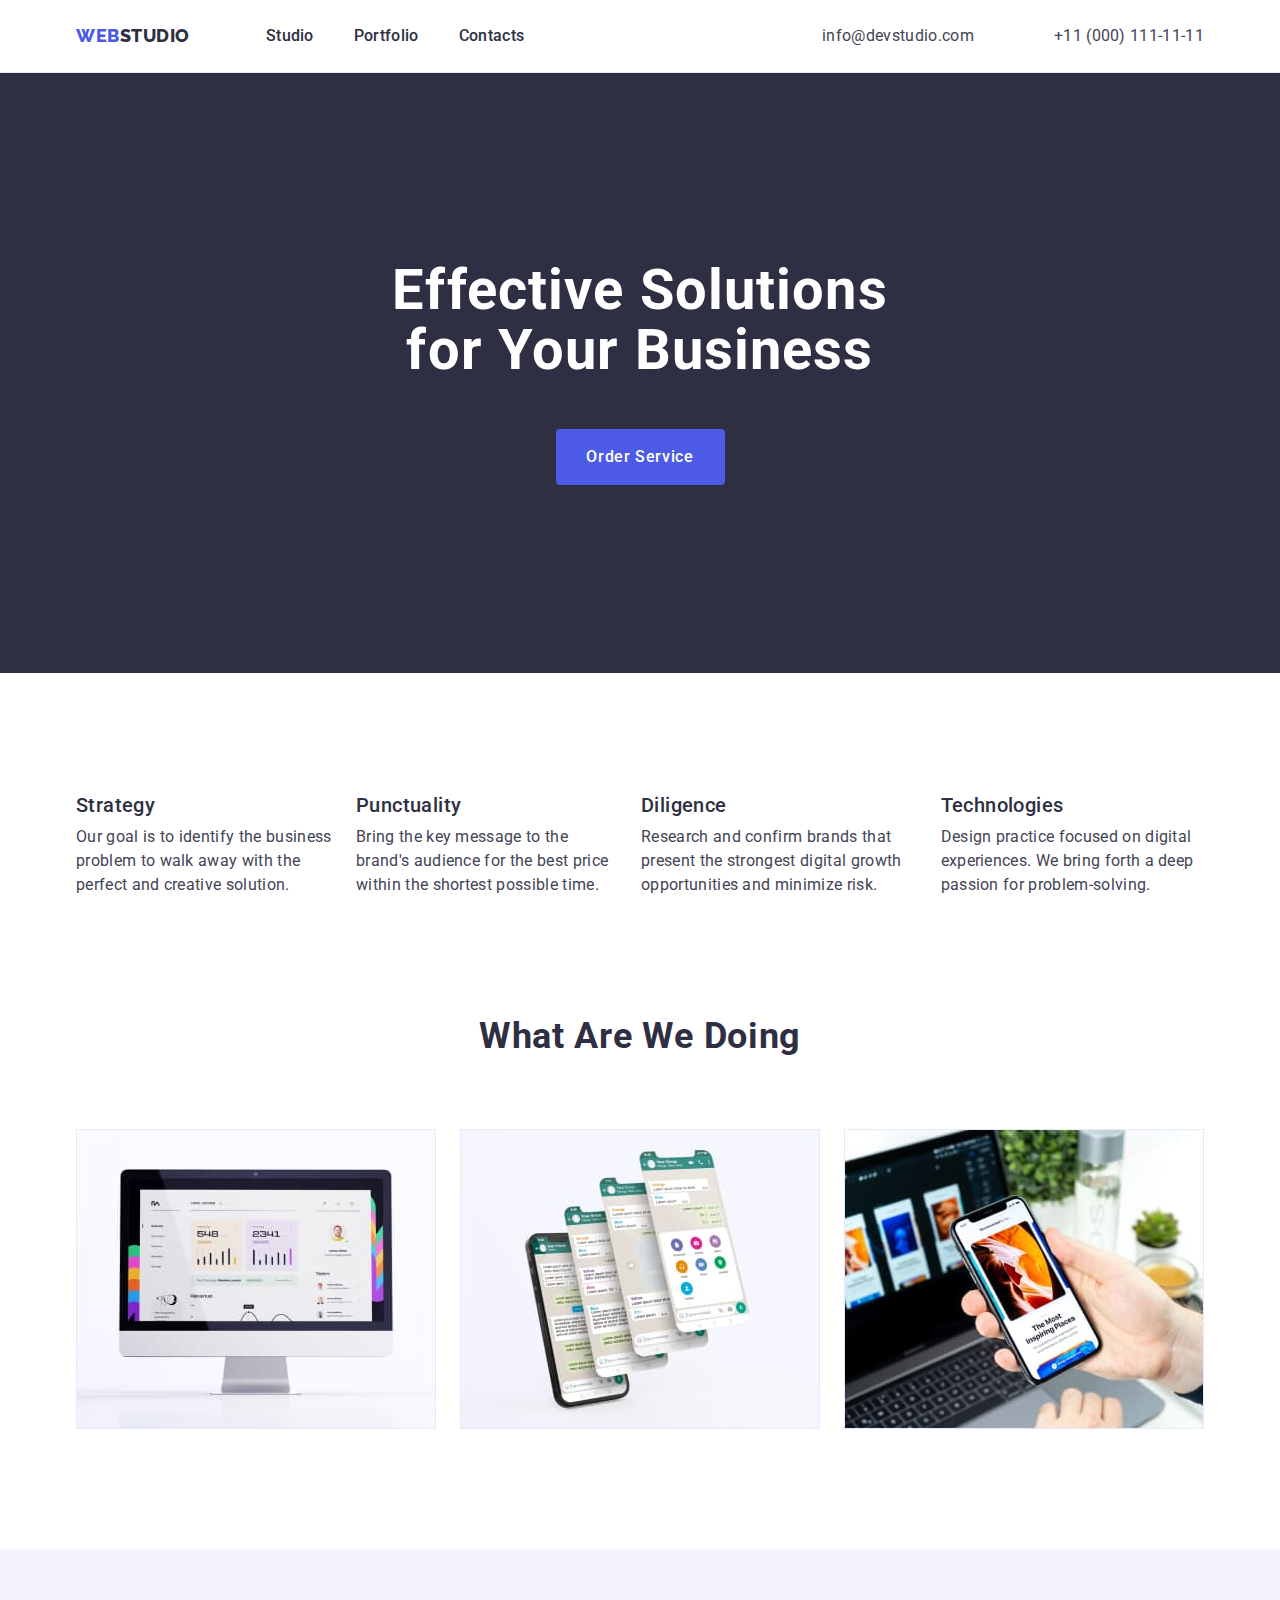
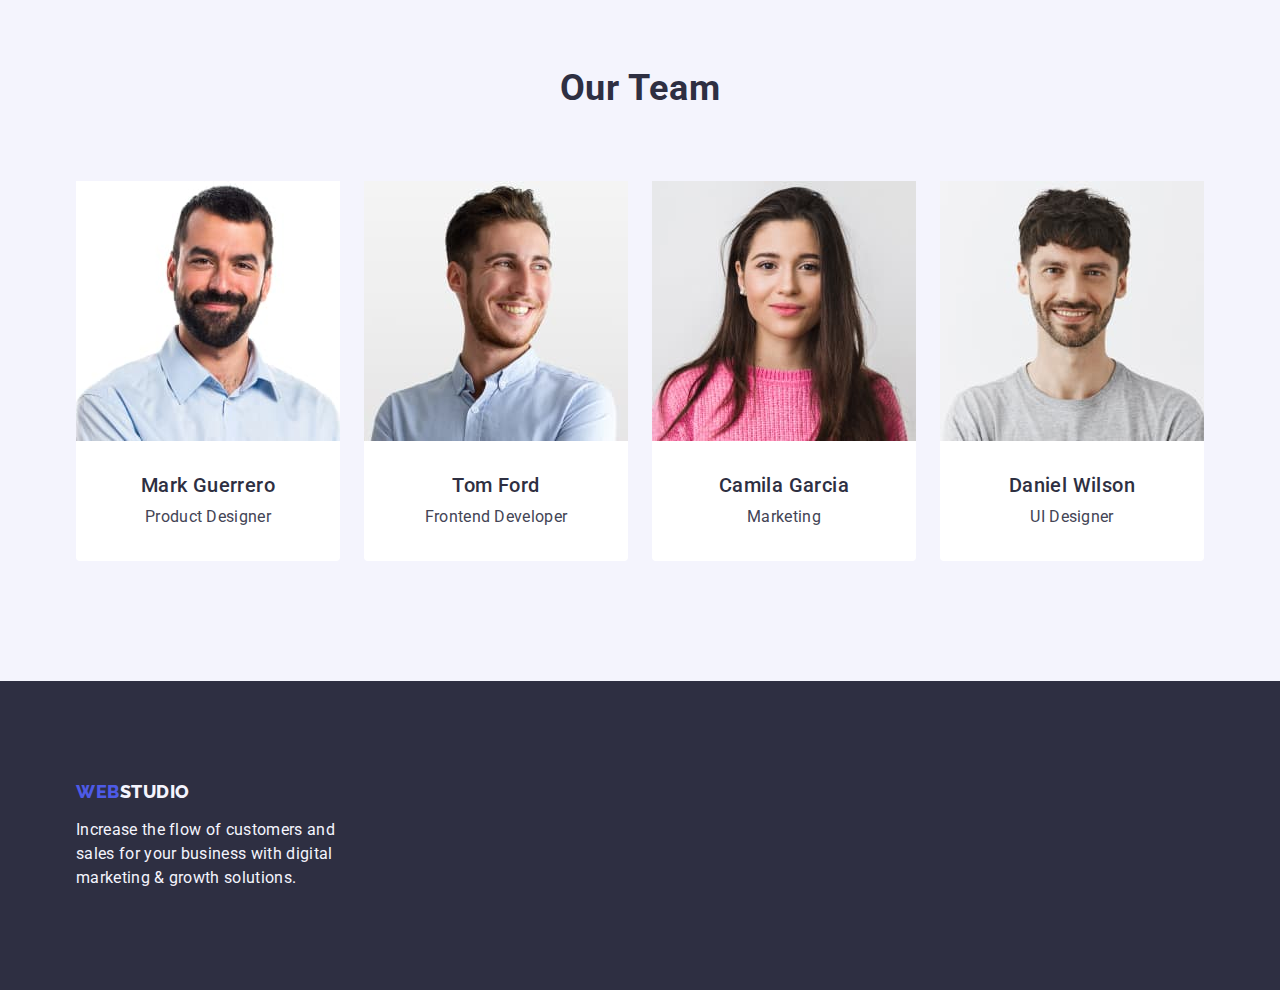
<file: index.html>
<!DOCTYPE html>
<html lang="en">
  <head>
    <meta charset="UTF-8" />
    <meta http-equiv="X-UA-Compatible" content="IE=edge" />
    <meta name="viewport" content="width=device-width, initial-scale=1.0" />
    <title>Webstudio</title>
    <link rel="preconnect" href="https://fonts.googleapis.com" />
    <link rel="preconnect" href="https://fonts.gstatic.com" crossorigin />
    <link
      href="https://fonts.googleapis.com/css2?family=Raleway:wght@800&family=Roboto:wght@400;500;700;900&display=swap"
      rel="stylesheet"
    />
    <link
      href="https://cdn.jsdelivr.net/npm/modern-normalize@1.1.0/modern-normalize.min.css"
      rel="stylesheet"
    />

    <link rel="stylesheet" href="./css/styles.css" />
  </head>
  <body>
    <!-- Header -->
    <header class="page-header">
      <div class="container header-container">
        <nav class="page-nav">
          <a href="./index.html" class="link logo"
            >Web<span class="accent">Studio</span></a
          >
          <ul class="list menu">
            <li class="menu-item">
              <a href="./index.html" class="link menu-link">Studio</a>
            </li>
            <li class="menu-item">
              <a href="./portfolio.html" class="link menu-link">Portfolio</a>
            </li>
            <li class="menu-item">
              <a href="" class="link menu-link">Contacts</a>
            </li>
          </ul>
        </nav>
        <address class="list-contact">
          <ul class="list list-address">
            <li>
              <a
                href="mailto:info@devstudio.com"
                class="link contact contact-mail"
                >info@devstudio.com</a
              >
            </li>
            <li>
              <a href="tel:+110001111111" class="link contact"
                >+11 (000) 111-11-11</a
              >
            </li>
          </ul>
        </address>
      </div>
    </header>

    <main>
      <!-- Hero -->
      <section class="hero">
        <div class="container">
          <h1 class="main-title">Effective Solutions for Your Business</h1>
          <button type="button" class="modal-btn">Order Service</button>
        </div>
      </section>

      <!-- About us -->
      <section class="section-aboutus section">
        <div class="container">
          <h2 class="visually-hidden">Advantages</h2>
          <ul class="list section-list-aboutus">
            <li class="list-item-aboutus">
              <h3 class="section-list-title">Strategy</h3>
              <p class="section-list-description">
                Our goal is to identify the business problem to walk away with
                the perfect and creative solution.
              </p>
            </li>
            <li class="list-item-aboutus">
              <h3 class="section-list-title">Punctuality</h3>
              <p class="section-list-description">
                Bring the key message to the brand's audience for the best price
                within the shortest possible time.
              </p>
            </li>
            <li class="list-item-aboutus">
              <h3 class="section-list-title">Diligence</h3>
              <p class="section-list-description">
                Research and confirm brands that present the strongest digital
                growth opportunities and minimize risk.
              </p>
            </li>
            <li class="list-item-aboutus">
              <h3 class="section-list-title">Technologies</h3>
              <p class="section-list-description">
                Design practice focused on digital experiences. We bring forth a
                deep passion for problem-solving.
              </p>
            </li>
          </ul>
        </div>
      </section>

      <!-- What are we doing -->
      <section class="works-section section section-nonemargine">
        <div class="container">
          <h2 class="section-title">What are we doing</h2>
          <ul class="works-section-list list">
            <li class="works-list-item">
              <img
                src="./images/comp.jpg"
                alt="computer"
                width="360"
                height="300"
              />
            </li>
            <li class="works-list-item">
              <img
                src="./images/display.jpg"
                alt="displaies"
                width="360"
                height="300"
              />
            </li>
            <li class="works-list-item">
              <img
                src="./images/pnone.jpg"
                alt="phone"
                width="360"
                height="300"
              />
            </li>
          </ul>
        </div>
      </section>

      <!-- Our Team -->

      <section class="team-section section">
        <div class="container">
          <h2 class="section-title">Our Team</h2>
          <ul class="team-section-list list">
            <li class="team-section-list-item">
              <img
                src="./images/markoguerrero.jpg"
                alt="men"
                width="264"
                height="260"
              />
              <div class="team-container-description">
                <h3 class="team-list-title">Mark Guerrero</h3>
                <p class="team-list-description">Product Designer</p>
              </div>
            </li>

            <li class="team-section-list-item">
              <img
                src="./images/tomford.jpg"
                alt="men"
                width="264"
                height="260"
              />
              <div class="team-container-description">
                <h3 class="team-list-title">Tom Ford</h3>
                <p class="team-list-description">Frontend Developer</p>
              </div>
            </li>

            <li class="team-section-list-item">
              <img
                src="./images/camilagarcia.jpg"
                alt="women"
                width="264"
                height="260"
              />
              <div class="team-container-description">
                <h3 class="team-list-title">Camila Garcia</h3>
                <p class="team-list-description">Marketing</p>
              </div>
            </li>

            <li class="team-section-list-item">
              <img
                src="./images/danielwilson.jpg"
                alt="men"
                width="264"
                height="260"
              />
              <div class="team-container-description">
                <h3 class="team-list-title">Daniel Wilson</h3>
                <p class="team-list-description">UI Designer</p>
              </div>
            </li>
          </ul>
        </div>
      </section>
    </main>

    <!-- Footer -->

    <footer class="page-footer">
      <div class="container">
        <a href="./index.html" class="link footer-logo"
          >Web<span class="focus">Studio</span></a
        >
        <p class="footer-description">
          Increase the flow of customers and sales for your business with
          digital marketing & growth solutions.
        </p>
      </div>
    </footer>
  </body>
</html>
</file>
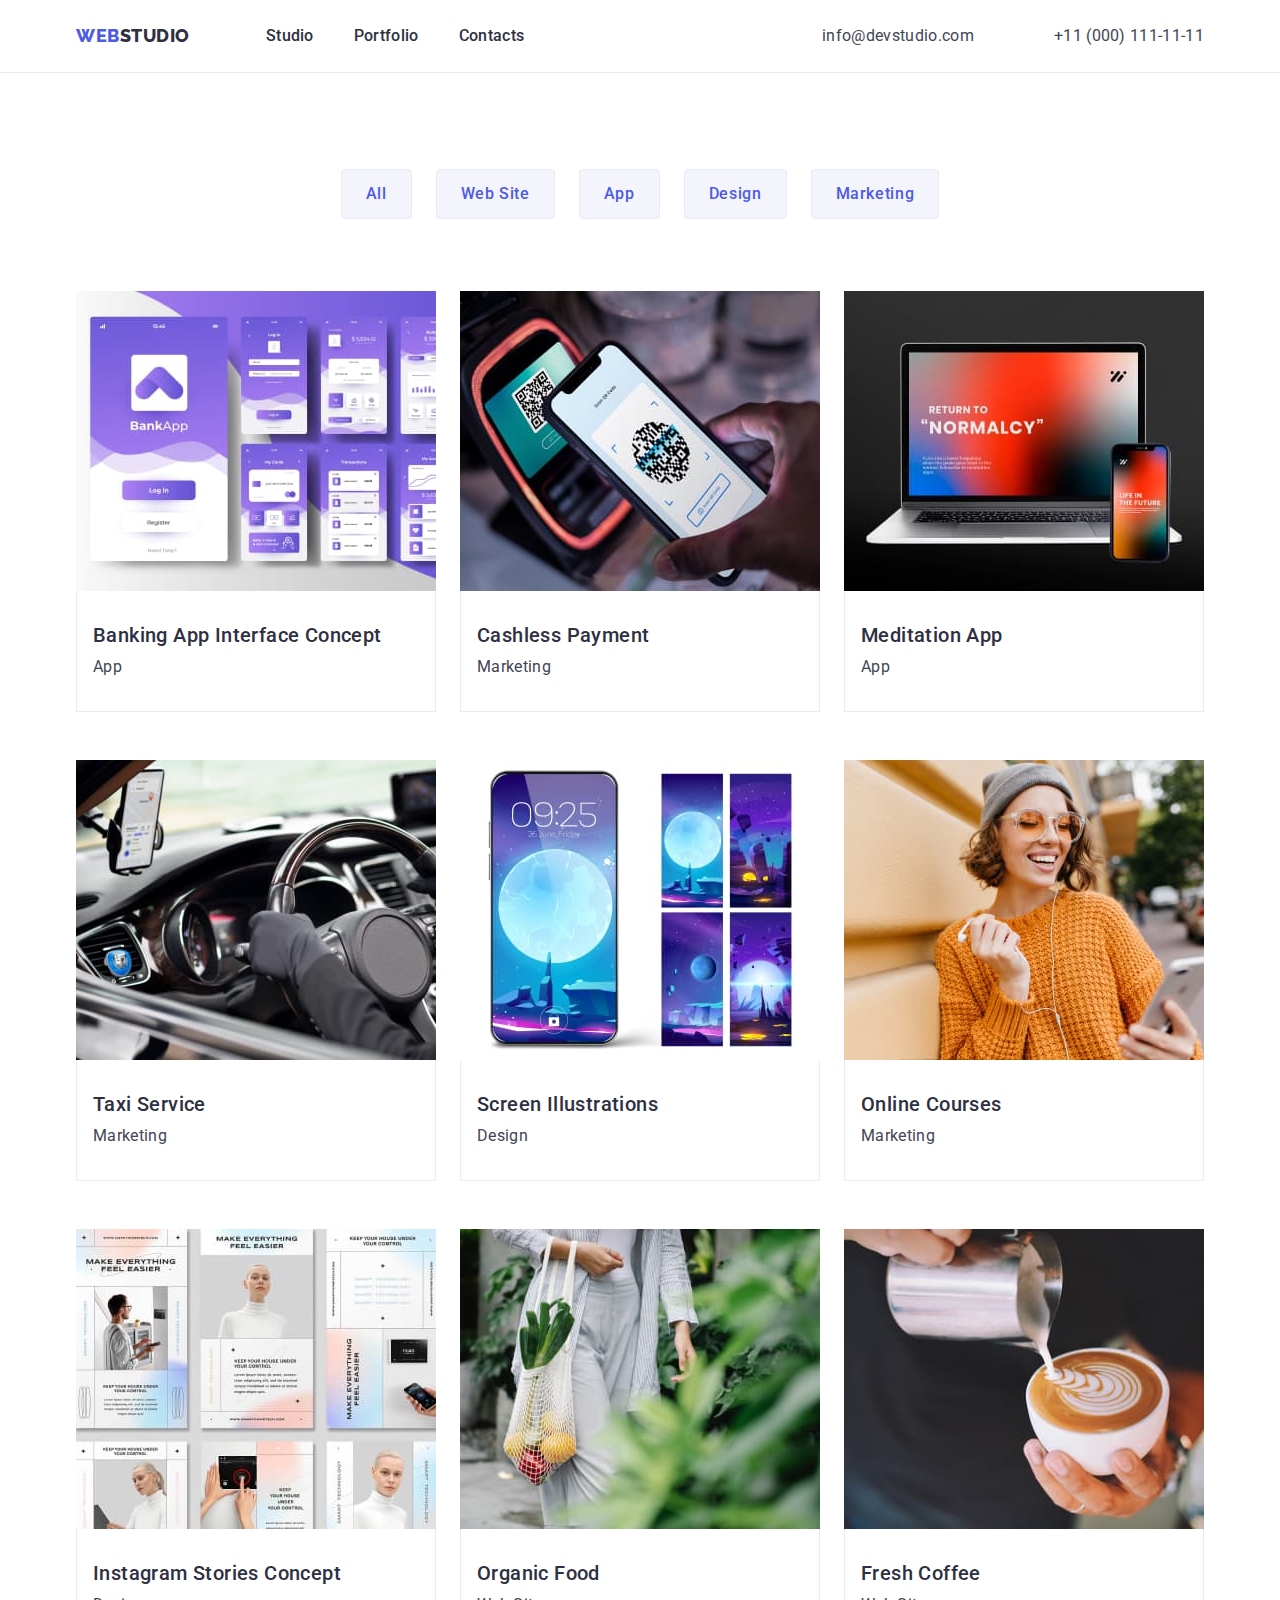
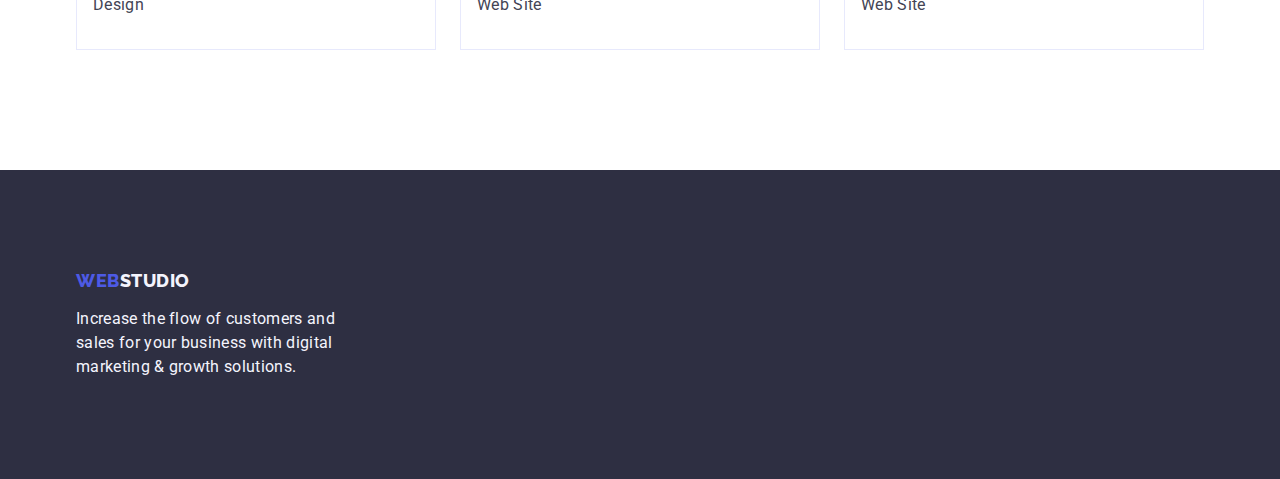
<file: portfolio.html>
<!DOCTYPE html>
<html lang="en">
  <head>
    <meta charset="UTF-8" />
    <meta http-equiv="X-UA-Compatible" content="IE=edge" />
    <meta name="viewport" content="width=device-width, initial-scale=1.0" />
    <title>Webstudio</title>
    <link rel="preconnect" href="https://fonts.googleapis.com" />
    <link rel="preconnect" href="https://fonts.gstatic.com" crossorigin />
    <link
      href="https://fonts.googleapis.com/css2?family=Raleway:wght@800&family=Roboto:wght@400;500;700;900&display=swap"
      rel="stylesheet"
    />
    <link
      href="https://cdn.jsdelivr.net/npm/modern-normalize@1.1.0/modern-normalize.min.css"
      rel="stylesheet"
    />
    <link rel="stylesheet" href="./css/styles.css" />
  </head>
  <body>
    <!-- Header -->
    <header class="page-header">
      <div class="container header-container">
        <nav class="page-nav">
          <a href="./index.html" class="link logo"
            >Web<span class="accent">Studio</span></a
          >
          <ul class="list menu">
            <li class="menu-item">
              <a href="./index.html" class="link menu-link">Studio</a>
            </li>
            <li class="menu-item">
              <a href="./portfolio.html" class="link menu-link">Portfolio</a>
            </li>
            <li class="menu-item">
              <a href="" class="link menu-link">Contacts</a>
            </li>
          </ul>
        </nav>
        <address class="list-contact">
          <ul class="list list-address">
            <li>
              <a
                href="mailto:info@devstudio.com"
                class="link contact contact-mail"
                >info@devstudio.com</a
              >
            </li>
            <li>
              <a href="tel:+110001111111" class="link contact"
                >+11 (000) 111-11-11</a
              >
            </li>
          </ul>
        </address>
      </div>
    </header>

    <!-- Main -->

    <main>
      <section class="portfolio-page section portfolio-padding">
        <div class="container">
          <h1 class="visually-hidden">Our works</h1>
          <ul class="list filters">
            <li class="filters-item">
              <button type="button" class="filters-btn">All</button>
            </li>
            <li class="filters-item">
              <button type="button" class="filters-btn">Web Site</button>
            </li>
            <li class="filters-item">
              <button type="button" class="filters-btn">App</button>
            </li>
            <li class="filters-item">
              <button type="button" class="filters-btn">Design</button>
            </li>
            <li class="filters-item">
              <button type="button" class="filters-btn">Marketing</button>
            </li>
          </ul>
          <ul class="portfolio-page-list list">
            <li class="portfolio-list-item">
              <a href="" class="link">
                <img
                  src="./images/banking.jpg"
                  alt="banking interface"
                  width="360"
                  height="300"
                />
                <div class="text-card">
                  <h2 class="portfolio-page-list-title">
                    Banking App Interface Concept
                  </h2>
                  <p class="portfolio-page-list-description">App</p>
                </div>
              </a>
            </li>
            <li class="portfolio-list-item">
              <a href="" class="link">
                <img
                  src="./images/phone-qr.jpg"
                  alt="phone"
                  width="360"
                  height="300"
                />
                <div class="text-card">
                  <h2 class="portfolio-page-list-title">Cashless Payment</h2>
                  <p class="portfolio-page-list-description">Marketing</p>
                </div>
              </a>
            </li>
            <li class="portfolio-list-item">
              <a href="" class="link">
                <img
                  src="./images/note-phone.jpg"
                  alt="note"
                  width="360"
                  height="300"
                />
                <div class="text-card">
                  <h2 class="portfolio-page-list-title">Meditation App</h2>
                  <p class="portfolio-page-list-description">App</p>
                </div>
              </a>
            </li>
            <li class="portfolio-list-item">
              <a href="" class="link">
                <img
                  src="./images/taxi.jpg"
                  alt="car inside"
                  width="360"
                  height="300"
                />
                <div class="text-card">
                  <h2 class="portfolio-page-list-title">Taxi Service</h2>
                  <p class="portfolio-page-list-description">Marketing</p>
                </div>
              </a>
            </li>
            <li class="portfolio-list-item">
              <a href="" class="link">
                <img
                  src="./images/screen.jpg"
                  alt="screen photo"
                  width="360"
                  height="300"
                />
                <div class="text-card">
                  <h2 class="portfolio-page-list-title">
                    Screen Illustrations
                  </h2>
                  <p class="portfolio-page-list-description">Design</p>
                </div>
              </a>
            </li>
            <li class="portfolio-list-item">
              <a href="" class="link">
                <img
                  src="./images/courses.jpg"
                  alt="women"
                  width="360"
                  height="300"
                />
                <div class="text-card">
                  <h2 class="portfolio-page-list-title">Online Courses</h2>
                  <p class="portfolio-page-list-description">Marketing</p>
                </div>
              </a>
            </li>
            <li class="portfolio-list-item">
              <a href="" class="link">
                <img
                  src="./images/stories.jpg"
                  alt="instagram stories"
                  width="360"
                  height="300"
                />
                <div class="text-card">
                  <h2 class="portfolio-page-list-title">
                    Instagram Stories Concept
                  </h2>
                  <p class="portfolio-page-list-description">Design</p>
                </div>
              </a>
            </li>
            <li class="portfolio-list-item">
              <a href="" class="link">
                <img
                  src="./images/food.jpg"
                  alt="food"
                  width="360"
                  height="300"
                />
                <div class="text-card">
                  <h2 class="portfolio-page-list-title">Organic Food</h2>
                  <p class="portfolio-page-list-description">Web Site</p>
                </div>
              </a>
            </li>
            <li class="portfolio-list-item">
              <a href="" class="link">
                <img
                  src="./images/coffee.jpg"
                  alt="coffee"
                  width="360"
                  height="300"
                />
                <div class="text-card">
                  <h2 class="portfolio-page-list-title">Fresh Coffee</h2>
                  <p class="portfolio-page-list-description">Web Site</p>
                </div>
              </a>
            </li>
          </ul>
        </div>
      </section>
    </main>

    <!-- Footer -->

    <footer class="page-footer">
      <div class="container">
        <a href="./index.html" class="link footer-logo"
          >Web<span class="focus">Studio</span></a
        >
        <p class="footer-description">
          Increase the flow of customers and sales for your business with
          digital marketing & growth solutions.
        </p>
      </div>
    </footer>
  </body>
</html>
</file>
<file: css/styles.css>
:root {
  --primary-font: Roboto, sans-serif;
  --secondary-font: Raleway, sans-serif;

  --primary-background: #ffffff;
  --secondary-background: #f4f4fd;
  --footer-hero-background: #2e2f42;

  --primary-text-color: #434455;
  --secondary-text-color: #2e2f42;
  --primary-text-color-theme-dark: #ffffff;
  --secondary-text-color-theme-dark: #f4f4fd;

  --button-color: #4d5ae5;
  --button-color-hover: #404bbf;
  --accent-color: #404bbf;
}

h1,
h2,
h3,
h4,
p {
  margin-top: 0;
  margin-bottom: 0;
}

ul,
ol {
  margin-top: 0;
  margin-bottom: 0;
  padding-left: 0;
}

img {
  display: block;
}
button {
  cursor: pointer;
}

.list {
  list-style: none;
}
.link {
  text-decoration: none;
}

body {
  background-color: var(--primary-background);
  color: var(--primary-text-color);

  font-family: var(--primary-font);
  letter-spacing: 0.02em;
}
.container {
  width: 1158px;
  margin-left: auto;
  margin-right: auto;
  padding-left: 15px;
  padding-right: 15px;
}

/* Component */

.visually-hidden {
  position: absolute;
  white-space: nowrap;
  width: 1px;
  height: 1px;
  overflow: hidden;
  border: 0;
  padding: 0;
  clip: rect(0 0 0 0);
  clip-path: inset(50%);
  margin: -1px;
}

.section-title {
  font-weight: 700;
  font-size: 36px;
  line-height: 1.11;
  text-align: center;
  letter-spacing: 0.02em;

  text-transform: capitalize;
  color: var(--secondary-text-color);

  margin-bottom: 72px;
}
.section {
  padding-top: 120px;
  padding-bottom: 120px;
}

/* Header */
.page-header {
  padding-top: 24px;
  padding-bottom: 24px;

  border-bottom: 1px solid #e7e9fc;
}

.header-container {
  display: flex;
  align-items: center;
  justify-content: space-between;
}

.logo {
  font-family: var(--secondary-font);
  font-weight: 800;

  font-size: 18px;
  line-height: 1.17;

  display: flex;
  align-items: center;
  letter-spacing: 0.03em;
  text-transform: uppercase;
  color: var(--button-color);

  margin-right: 76px;
}

.accent {
  color: var(--secondary-text-color);
}

.menu-link {
  font-weight: 500;
  font-size: 16px;
  line-height: 1.5;

  color: var(--secondary-text-color);

  padding: 24px 0;
}

.menu-link:hover,
.menu-link:focus {
  color: var(--accent-color);
}

.list-contact {
  font-style: normal;
}

.contact {
  font-size: 16px;
  line-height: 1.5;

  color: var(--primary-text-color);
}

.contact-mail {
  margin-right: 40px;
}

.contact:hover,
.contact:focus {
  color: var(--accent-color);
}
.page-nav {
  display: flex;
  align-items: center;
}
.menu {
  display: flex;
  align-items: center;
}

.list-address {
  display: flex;
  align-items: center;
  gap: 40px;
}
.menu-item:not(:last-child) {
  margin-right: 40px;
}

/* Hero */
.hero {
  background-color: var(--footer-hero-background);
  padding-top: 188px;
  padding-bottom: 188px;
}
.main-title {
  font-weight: 700;
  font-size: 56px;
  line-height: 1.07;
  text-align: center;
  letter-spacing: 0.02em;

  max-width: 496px;
  margin-right: auto;
  margin-left: auto;
  margin-bottom: 48px;

  color: var(--primary-text-color-theme-dark);
}
.modal-btn {
  font-family: var(--primary-font);
  font-weight: 500;

  background-color: var(--button-color);
  font-size: 16px;
  line-height: 1.5;
  display: block;
  align-items: center;
  letter-spacing: 0.04em;
  color: var(--primary-text-color-theme-dark);

  border: none;
  border-radius: 4px;
  padding-top: 14px;
  padding-bottom: 14px;
  padding-left: 30px;
  padding-right: 30px;

  margin-left: auto;
  margin-right: auto;

  min-width: 169px;
  height: 56px;
}

.modal-btn:hover,
.modal-btn:focus {
  background-color: var(--button-color-hover);
}

/* About us */

.section-list-title {
  font-weight: 500;
  font-size: 20px;
  line-height: 1.2;
  letter-spacing: 0.02em;
  color: var(--secondary-text-color);

  margin-bottom: 8px;
}

.section-list-description {
  font-size: 16px;
  line-height: 1.5;
}

.section-list-aboutus {
  display: flex;
  gap: 24px;
}

.list-item-aboutus {
  flex-basis: calc((100%-72px)/4);
}

/* What are we doing  */

.section-nonemargine {
  padding-top: 0;
}

.works-section-list {
  display: flex;
  gap: 24px;
  flex-wrap: wrap;
}

.works-list-item {
  flex-basis: calc(100%-48px / 3);
}

/* Our team */

.team-section {
  background-color: var(--secondary-background);
}

.team-section-list-item {
  background-color: var(--primary-background);

  flex-basis: calc(100%-72px / 4);

  border-radius: 0px 0px 4px 4px;
}

.team-list-title {
  font-weight: 500;
  font-size: 20px;
  line-height: 1.2;
  letter-spacing: 0.02em;
  color: var(--secondary-text-color);

  text-align: center;

  margin-bottom: 8px;
}

.team-list-description {
  font-size: 16px;
  line-height: 1.5;

  color: var(--primary-text-color);

  text-align: center;
}

.team-section-list {
  display: flex;
  gap: 24px;
}

.team-container-description {
  padding: 32px 16px;
}
/* Footer */

.page-footer {
  background-color: var(--footer-hero-background);
  padding-top: 100px;
  padding-bottom: 100px;
}

.footer-logo {
  font-family: var(--secondary-font);
  font-weight: 800;

  font-size: 18px;
  line-height: 1.17;

  display: inline-block;
  align-items: center;
  letter-spacing: 0.03em;
  text-transform: uppercase;

  color: var(--button-color);

  margin-bottom: 16px;
}

.focus {
  color: var(--secondary-text-color-theme-dark);
}

.footer-description {
  font-size: 16px;
  line-height: 1.5;

  color: var(--secondary-text-color-theme-dark);

  width: 264px;
}

/* Portfolio */

.portfolio-page-list-title {
  font-weight: 500;
  font-size: 20px;
  line-height: 1.2;
  letter-spacing: 0.02em;

  color: var(--secondary-text-color);

  margin-bottom: 8px;
}

.portfolio-page-list-description {
  font-size: 16px;
  line-height: 1.5;
  color: var(--primary-text-color);
}

.filters-btn {
  background-color: var(--secondary-background);

  font-family: var(--primary-font);
  font-weight: 500;
  font-size: 16px;
  line-height: 1.5;

  
  text-align: center;
  letter-spacing: 0.04em;
  display: flex;
  align-items: center;

  color: var(--button-color);

  border: 1px solid #e7e9fc;
  border-radius: 4px;

  padding: 12px 24px;
}

.filters-btn:hover,
.filters-btn:focus {
  background-color: var(--button-color-hover);

  color: var(--primary-text-color-theme-dark);

  border: 1px solid transparent;
}

.filters-btn:not(:last-child) {
  margin-right: 24px;
}

.filters-item {
  display: flex;
  align-items: center;
  justify-content: center;
}

.filters-item:not(:last-child) {
  margin-right: 24px;
}

.filters {
  display: flex;
  align-items: center;
  justify-content: center;
  margin-bottom: 72px;
}

.portfolio-page-list {
  display: flex;
  column-gap: 24px;
  row-gap: 48px;
  flex-wrap: wrap;
}

.portfolio-list-item {
  flex-basis: calc(100%- 48 / 3);
}

.portfolio-padding {
  padding-top: 96px;
}

.text-card {
  border-bottom: 1px solid #e7e9fc;
  border-left: 1px solid #e7e9fc;
  border-right: 1px solid #e7e9fc;
  padding: 32px 16px;
}
</file>
